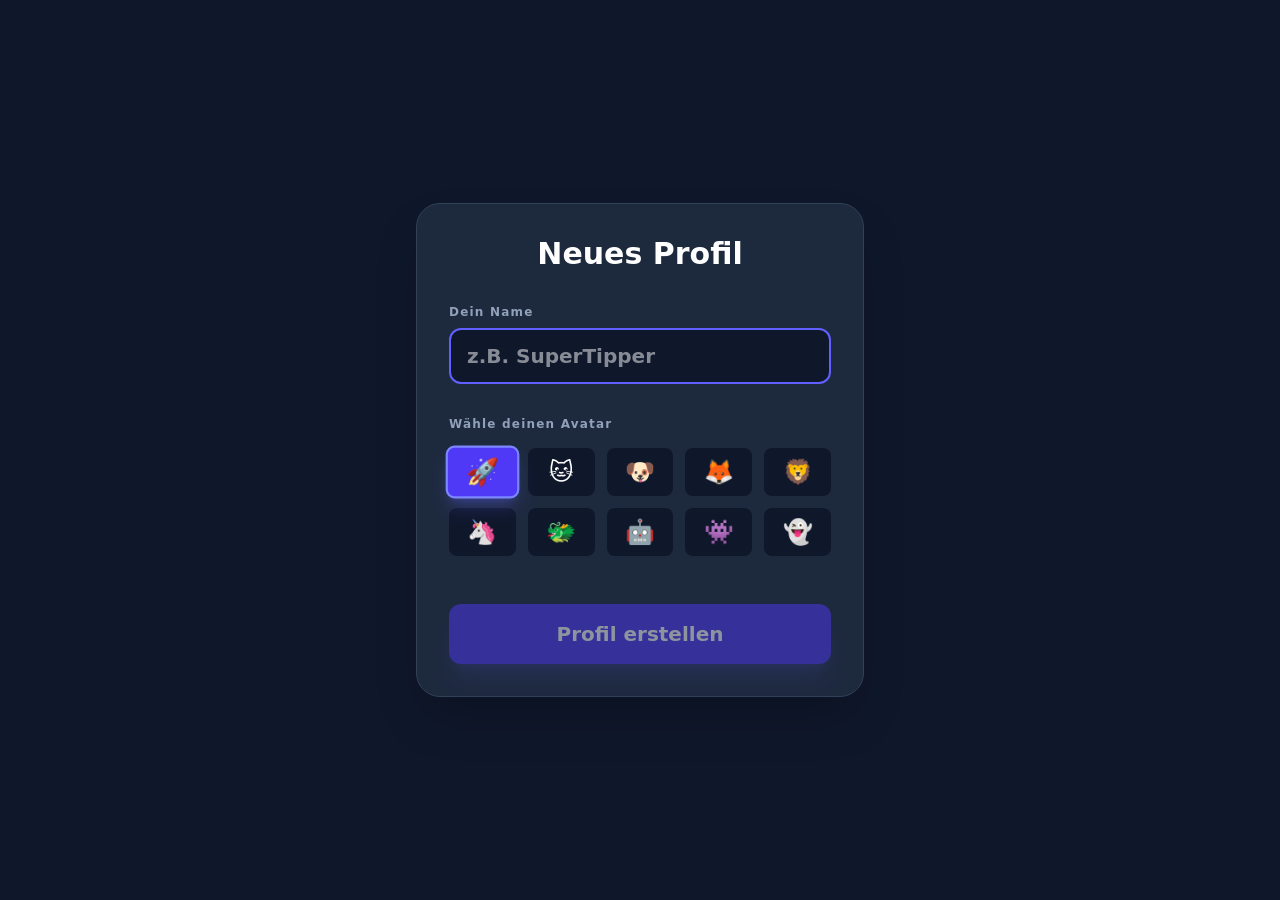
<file: index.html>
<!doctype html>
<html lang="en">
  <head>
    <meta charset="UTF-8" />
    <link rel="icon" type="image/svg+xml" href="/favicon.svg" />
    <meta name="viewport" content="width=device-width, initial-scale=1.0" />
    <title>TypeHero - Gamified Touch Typing</title>
    <script src="/config.js"></script>
    <script type="module" crossorigin src="/assets/index-C84O-58n.js"></script>
    <link rel="stylesheet" crossorigin href="/assets/index-Bw1jXnyV.css">
  </head>
  <body>
    <div id="root"></div>
  </body>
</html>
</file>
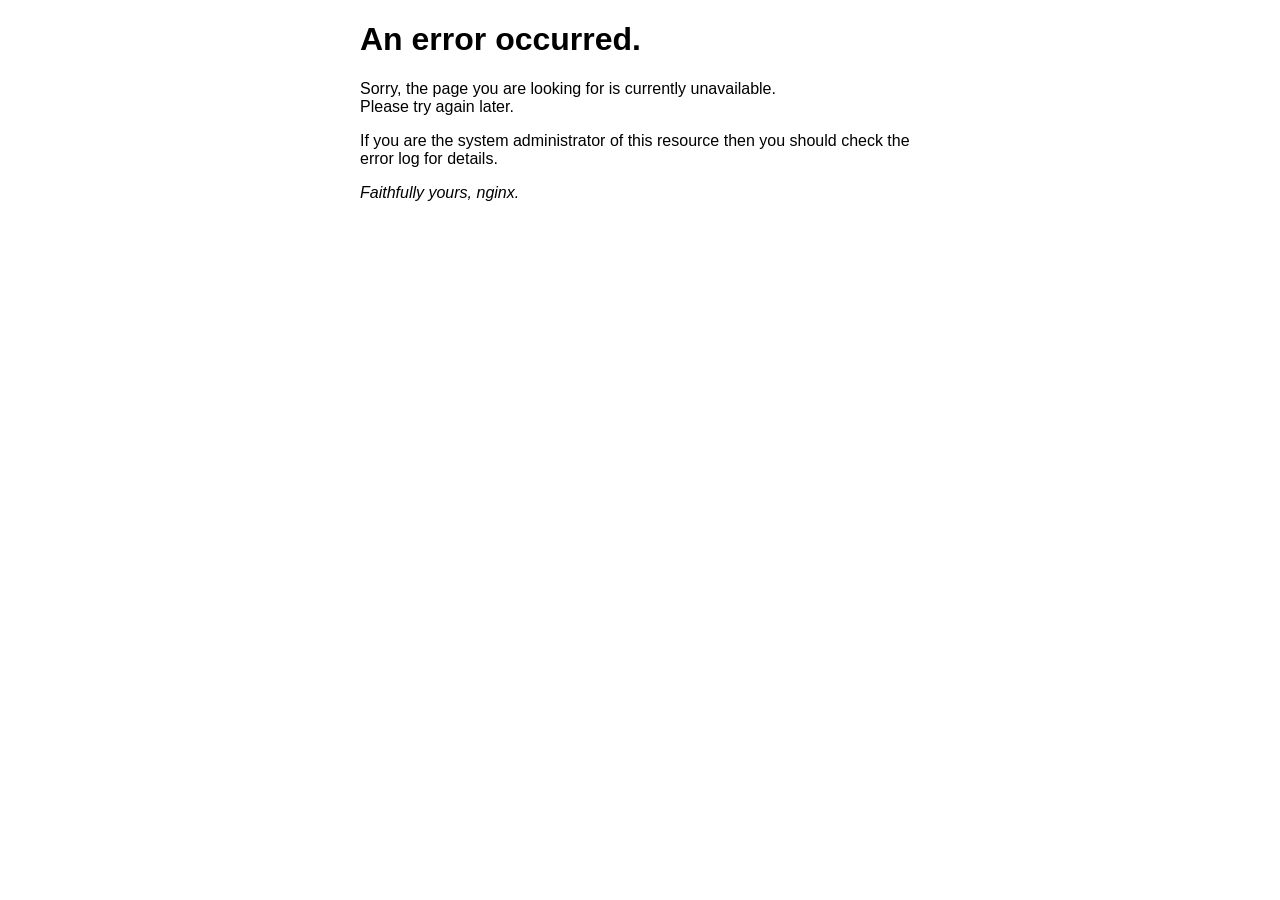
<file: 50x.html>
<!DOCTYPE html>
<html>
<head>
<title>Error</title>
<style>
html { color-scheme: light dark; }
body { width: 35em; margin: 0 auto;
font-family: Tahoma, Verdana, Arial, sans-serif; }
</style>
</head>
<body>
<h1>An error occurred.</h1>
<p>Sorry, the page you are looking for is currently unavailable.<br/>
Please try again later.</p>
<p>If you are the system administrator of this resource then you should check
the error log for details.</p>
<p><em>Faithfully yours, nginx.</em></p>
</body>
</html>
</file>
